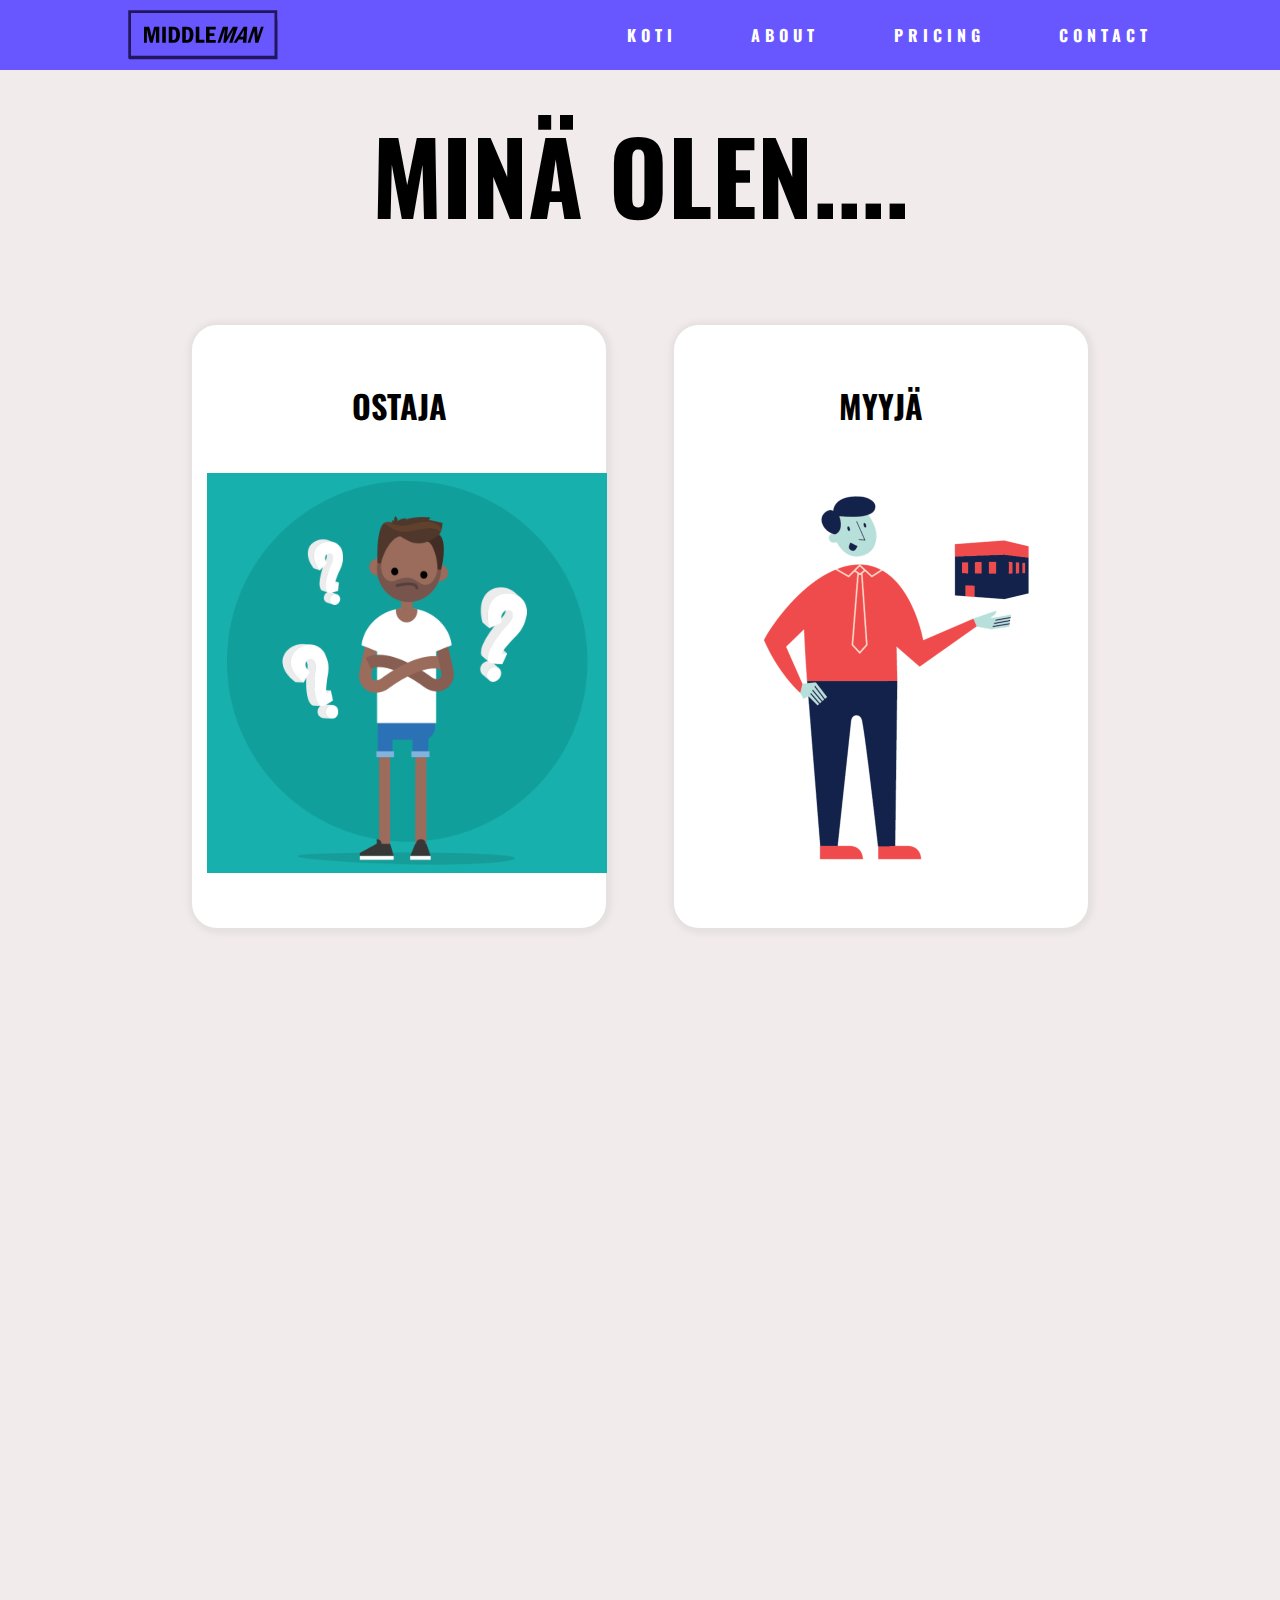
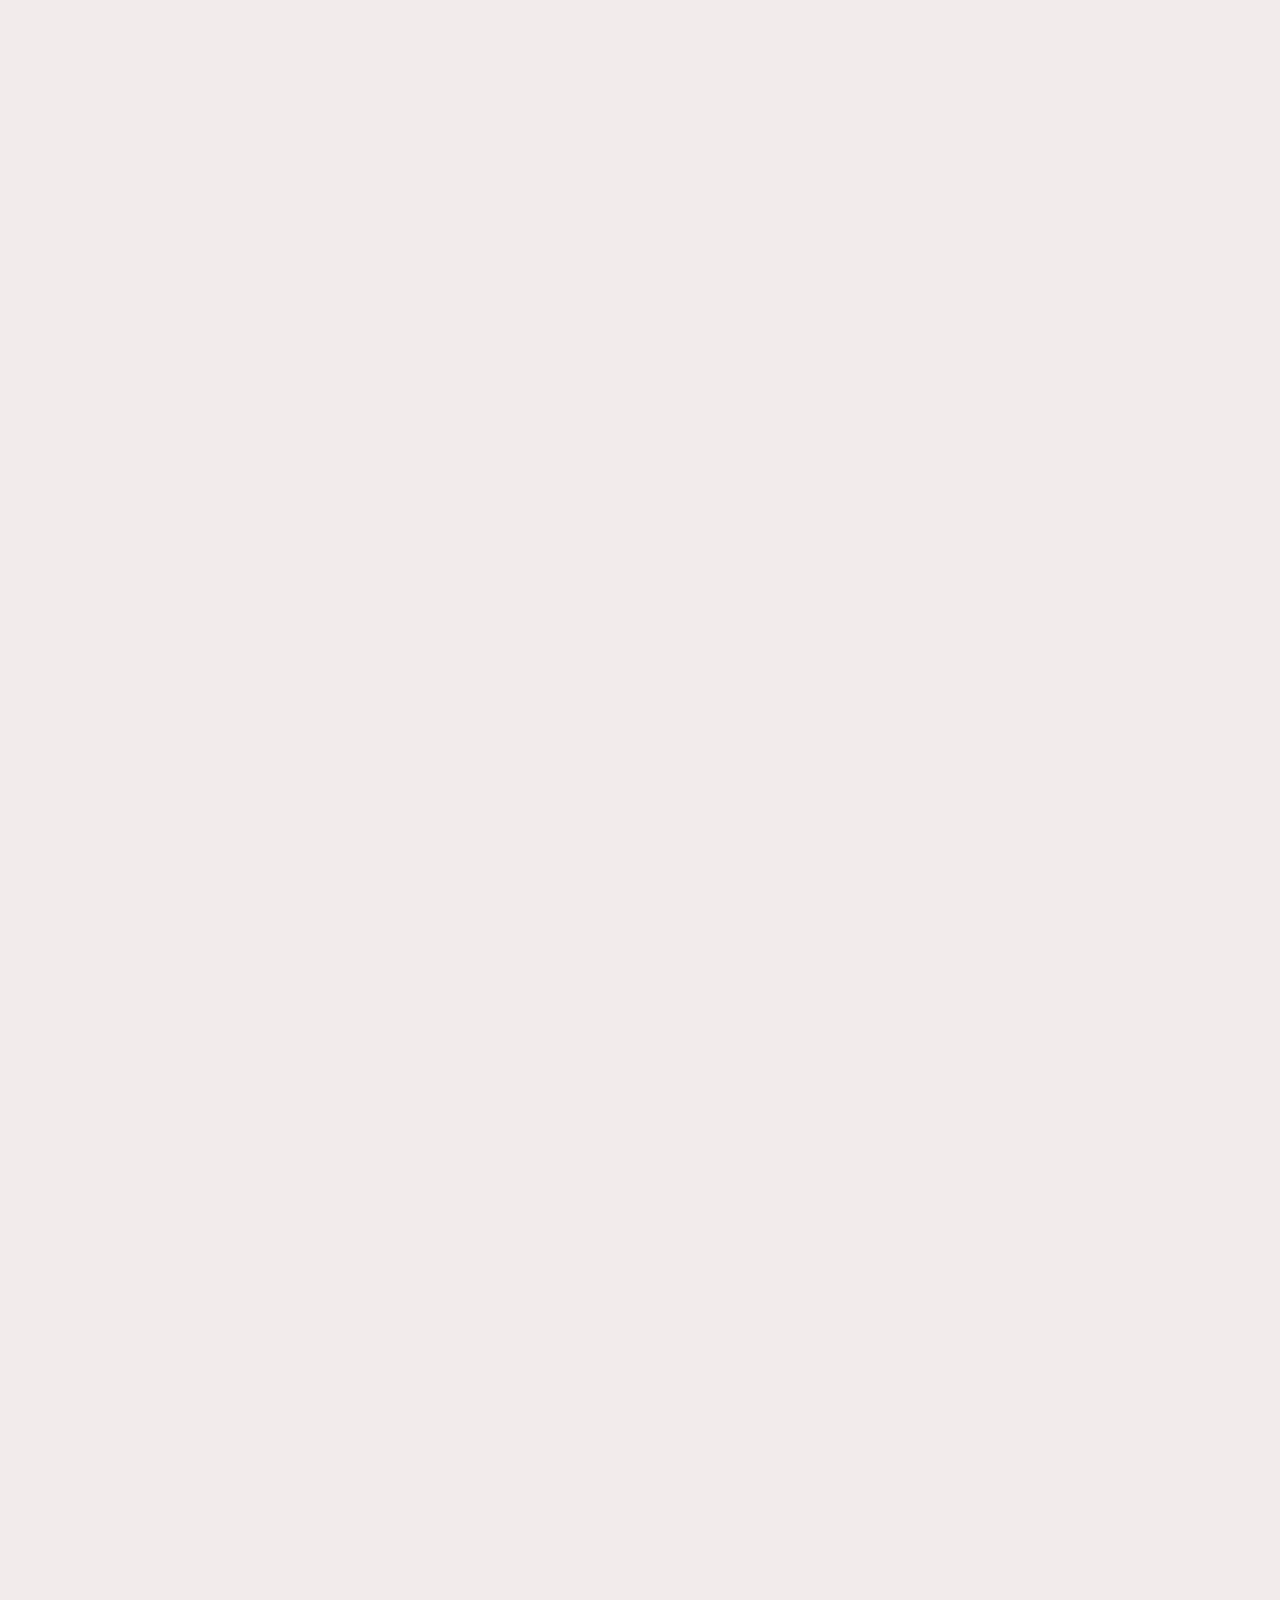
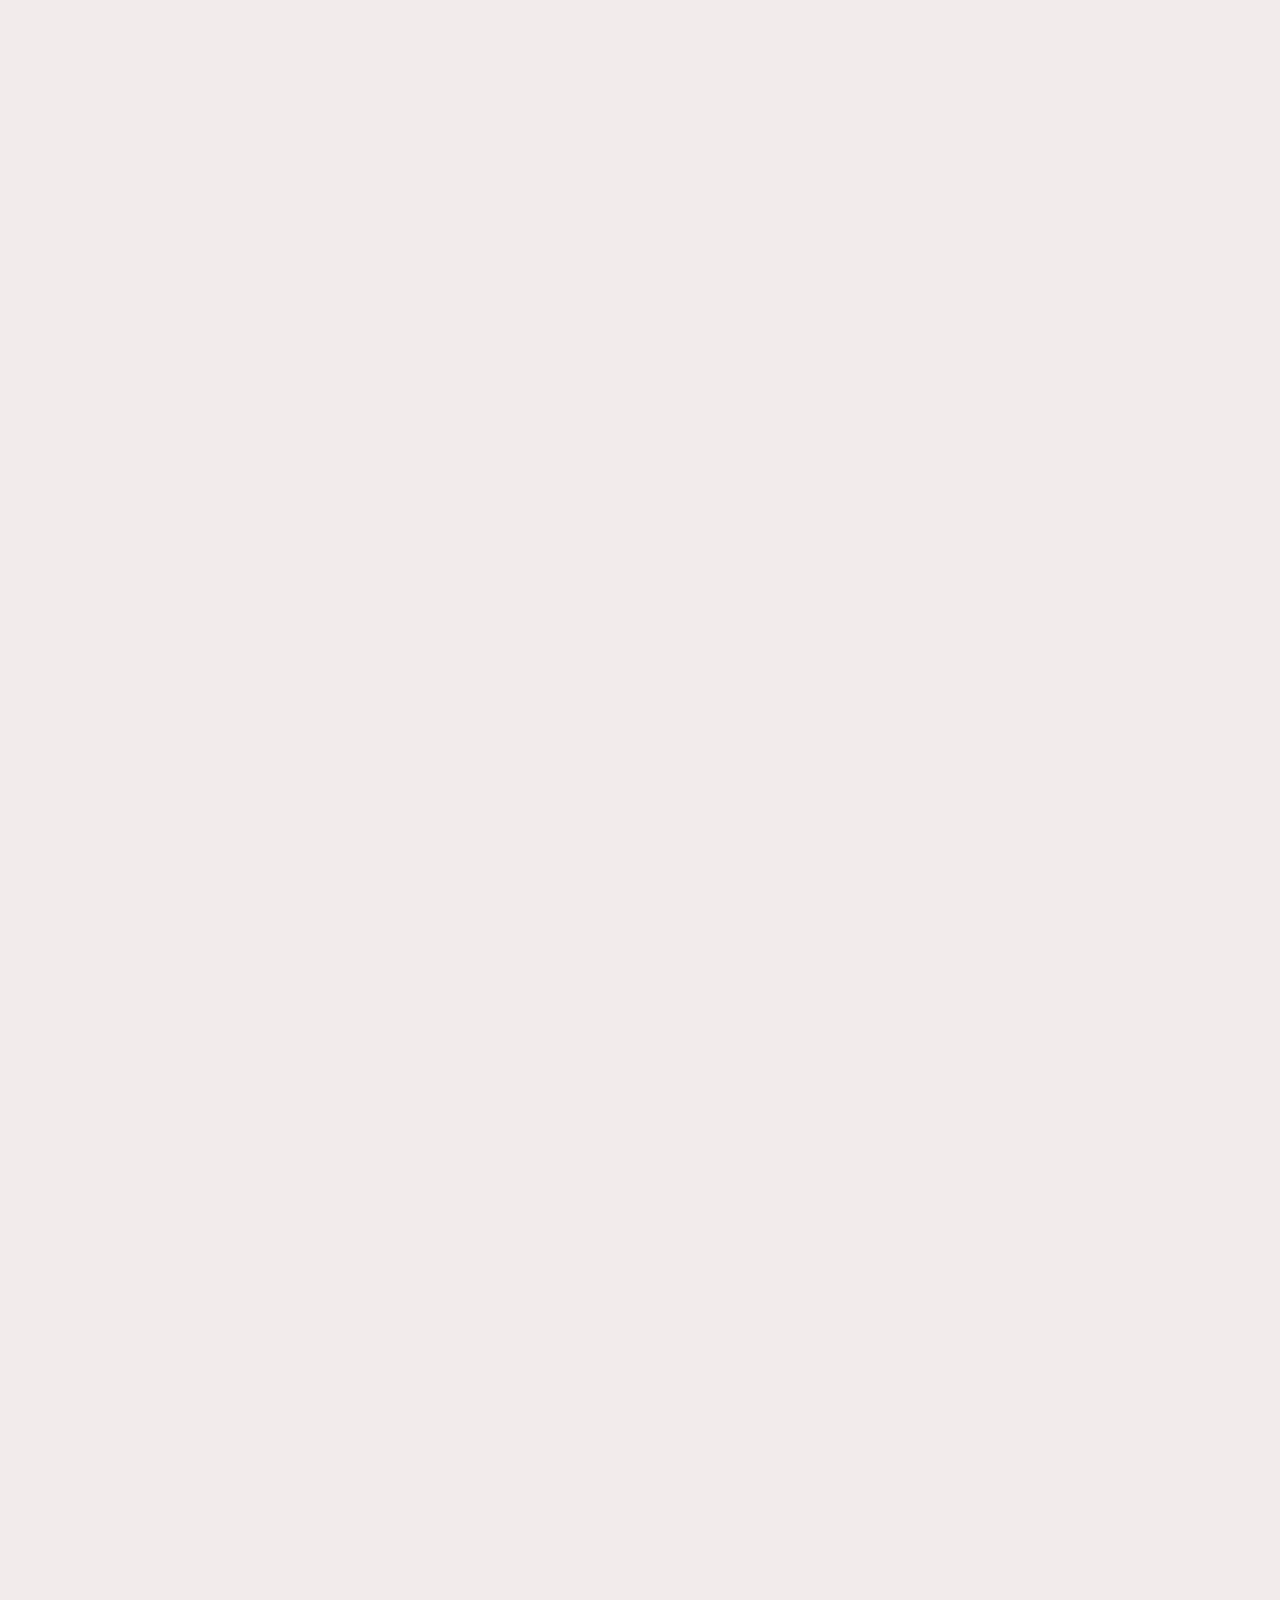
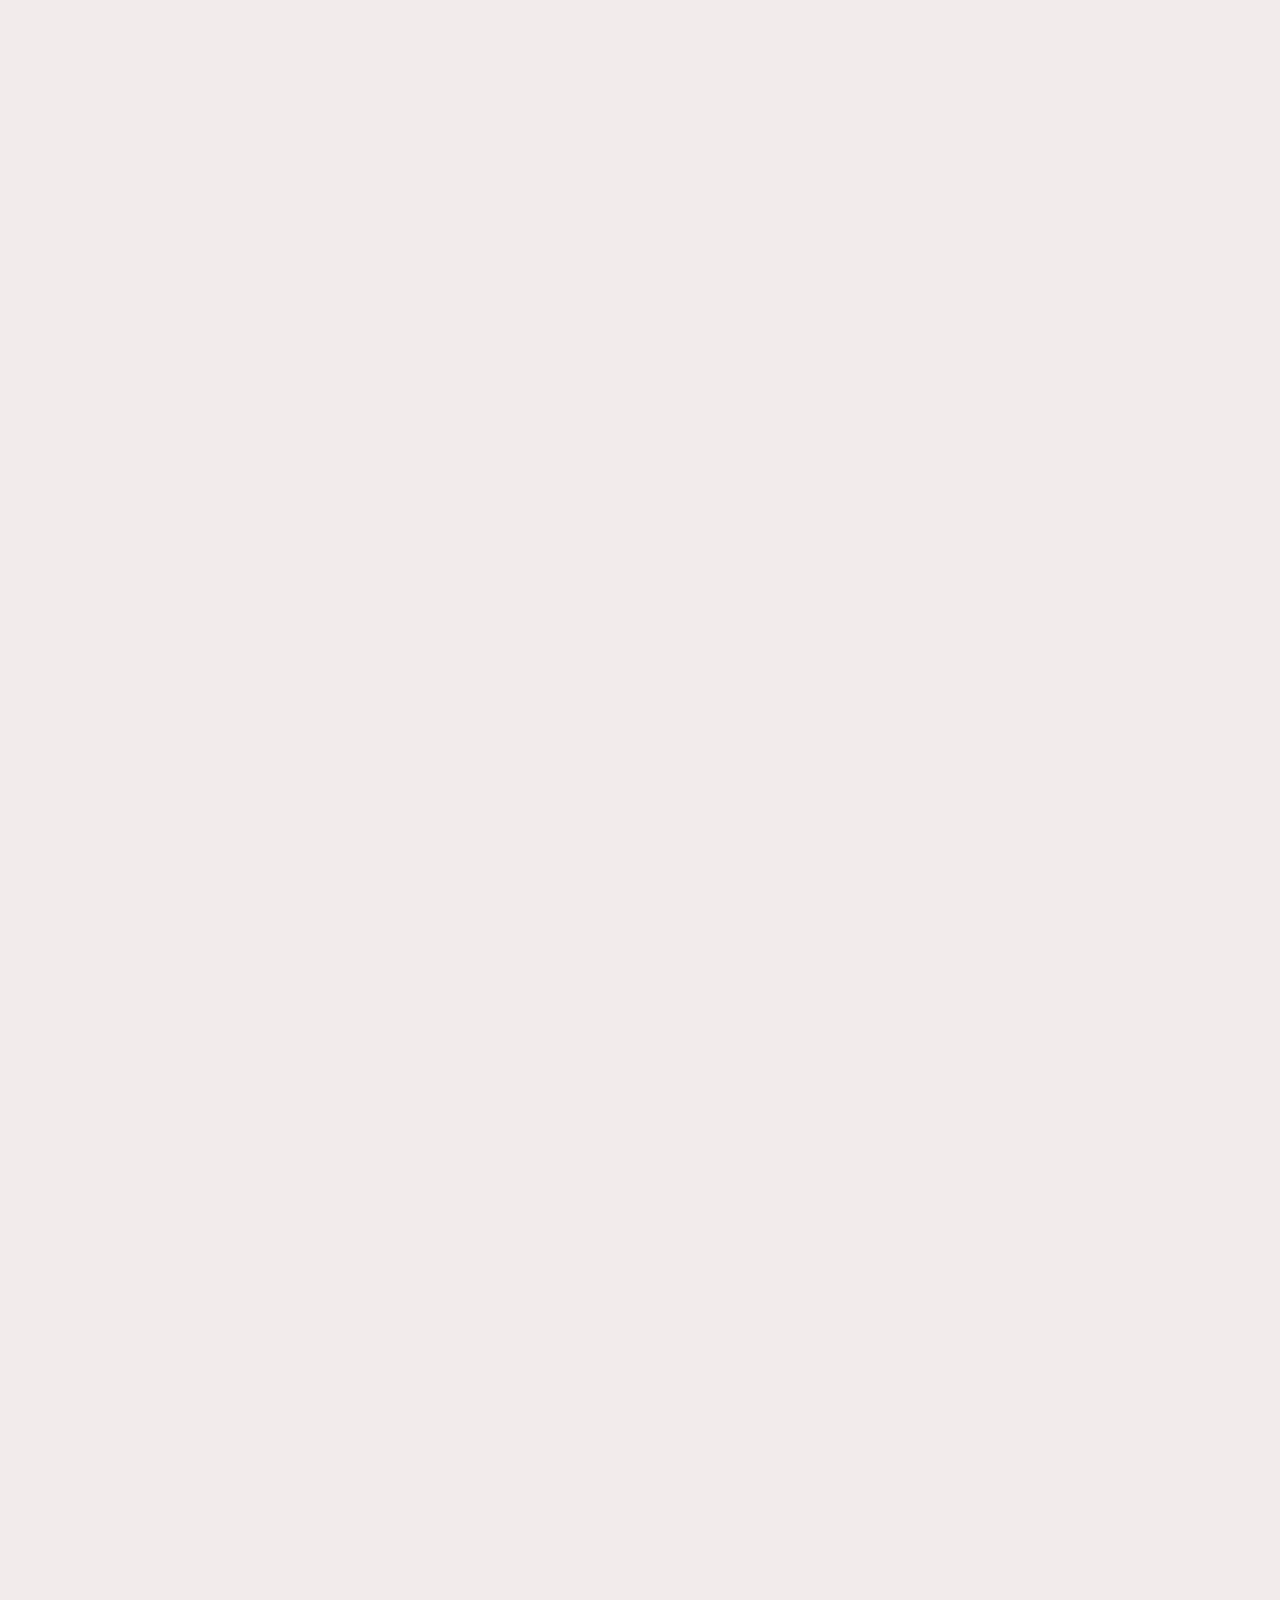
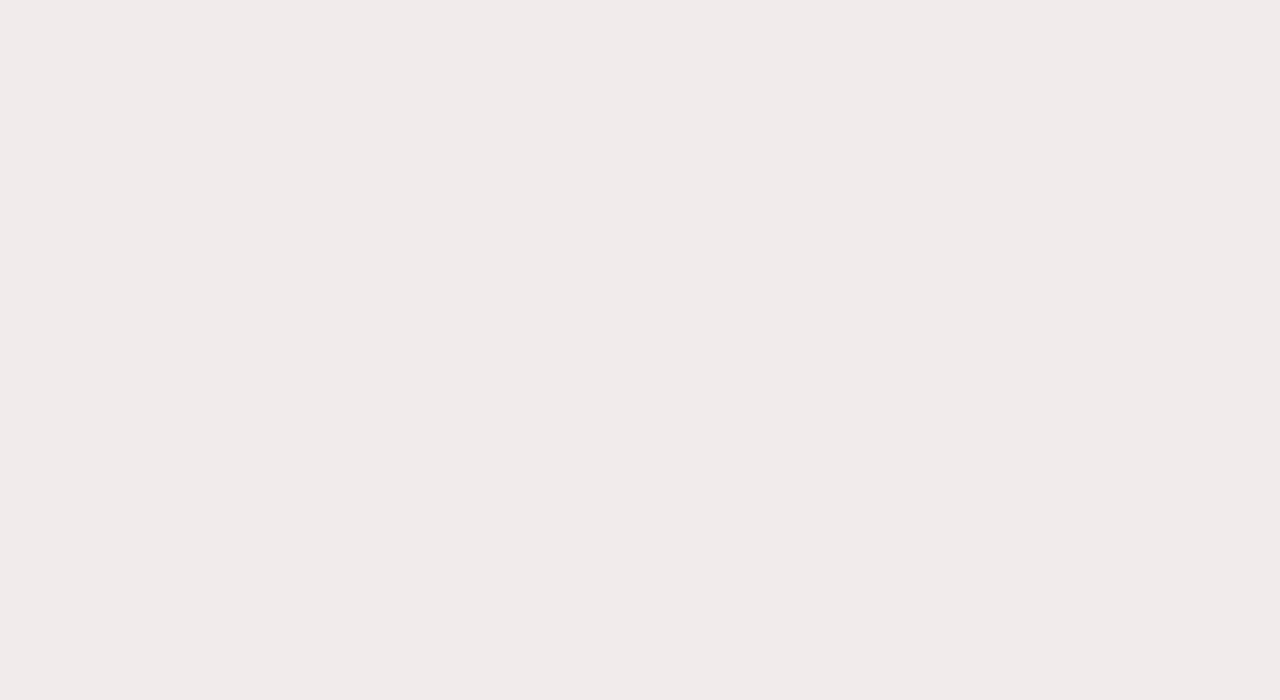
<file: index.html>
﻿<!DOCTYPE html>
<html lang="en" dir="ltr">
  <head>
    <meta charset="utf-8">
    <link rel="stylesheet" href="/index.css">
    <title></title>
    <title>MIDDLEMAN</title>
  </head>
  <body>
      <header>
          <div class="container">
              <img src="/kuvat/logo.png" alt="logo" class="logo">

              <nav>
                  <ul>
                      <li><a href="/index.html">Koti</a></li>
                      <li><a href="#">About</a></li>
                      <li><a href="#">Pricing</a></li>
                      <li><a href="#">Contact</a></li>
                  </ul>
              </nav>
          </div>
      </header>
      <box class="box">
          <div class="otsikko">
              <h1>Minä olen....</h1>
          </div>
            
          <div class="myyja" href="#">
              <h1>MYYJÄ</h1>
              <div class="myyjaGif">
                  <a href="/myyja/myyja.html">
                      <img src="/kuvat/seller.gif" width="400" height="400" />
                      </a>
              </div>
          </div>
          <div class="ostaja">              
                  <h1> OSTAJA</h1>
                  <a href="/ostaja/ostaja.html">
                      <div class="ostajaGif">
                          <img src="/kuvat/buyer.gif" width="400" height="400" />
                      </div>
                  </a>
           </div>
      </box>
  </body>
</html>
</file>
<file: index.css>
@import url('https://fonts.googleapis.com/css?family=Cardo:400,700|Oswald');


body {
	margin: 0;
	background: #f2ebeb;
	font-family: 'Open Sans', sans-serif;
	font-weight: 800;
	height: 7000px;
}
h1, h2, h3, h4, h5, h6 {
	font-family: 'Oswald', sans-serif;
	text-transform: uppercase;
	color: #000000;
}
.container {
	width: 80%;
	margin: 0 auto;
}

header {
	background: #6857ff;
	position: fixed;
	top: 0px;
	width: 100%;
}

header::after {
  content: '';
  display: table;
  clear: both;
}

.logo {
  float: left;
  padding: 10px 0;
  width: 150px;
}

nav {
  float: right;
}

nav ul {
  margin: 0;
  padding: 0;
  list-style: none;
}

nav li {
  display: inline-block;
  margin-left: 70px;
  padding-top: 23px;

  position: relative;
}

nav a {
	color: #ffffff;
	text-decoration: none;
	text-transform: uppercase;
	font-size: 16px;
	font-family: 'Oswald', sans-serif;
	letter-spacing: 5px;
	}

nav a:hover {
  color: #000;
}

nav a::before {
	content: '';
	display: block;
	height: 5px;
	background-color: #ffffff;
	position: absolute;
	top: 0;
	width: 0%;
	transition: all ease-in-out 250ms;
}

nav a:hover::before {
  width: 100%;
}
.otsikko {
	margin-top: 100px;
	font-size: 50px;
}
.ostaja {
	float: left;
	margin-top: 10px;
	margin-left: 15%;
	width: 30%;
	border: 5px solid #ffffff;
	border-radius: 25px;
	padding: 10px;
	text-align: center;
	vertical-align: middle;
	line-height: 90px;
	background: #ffffff;
	box-shadow: 1px 1px 5px 5px #e6e1e1;
}
.myyja {
	float: right;
	margin-top: 10px;
	margin-right: 15%;
	width: 30%;
	border: 5px solid #ffffff;
	border-radius: 25px;
	padding: 10px;
	text-align: center;
	vertical-align: middle;
	line-height: 90px;
	background: #ffffff;
	box-shadow: 1px 1px 5px 5px #e6e1e1;
}
.box {
	width: 60%;
	text-align: center;
	vertical-align: middle;
	color: #030063;
}
</file>
